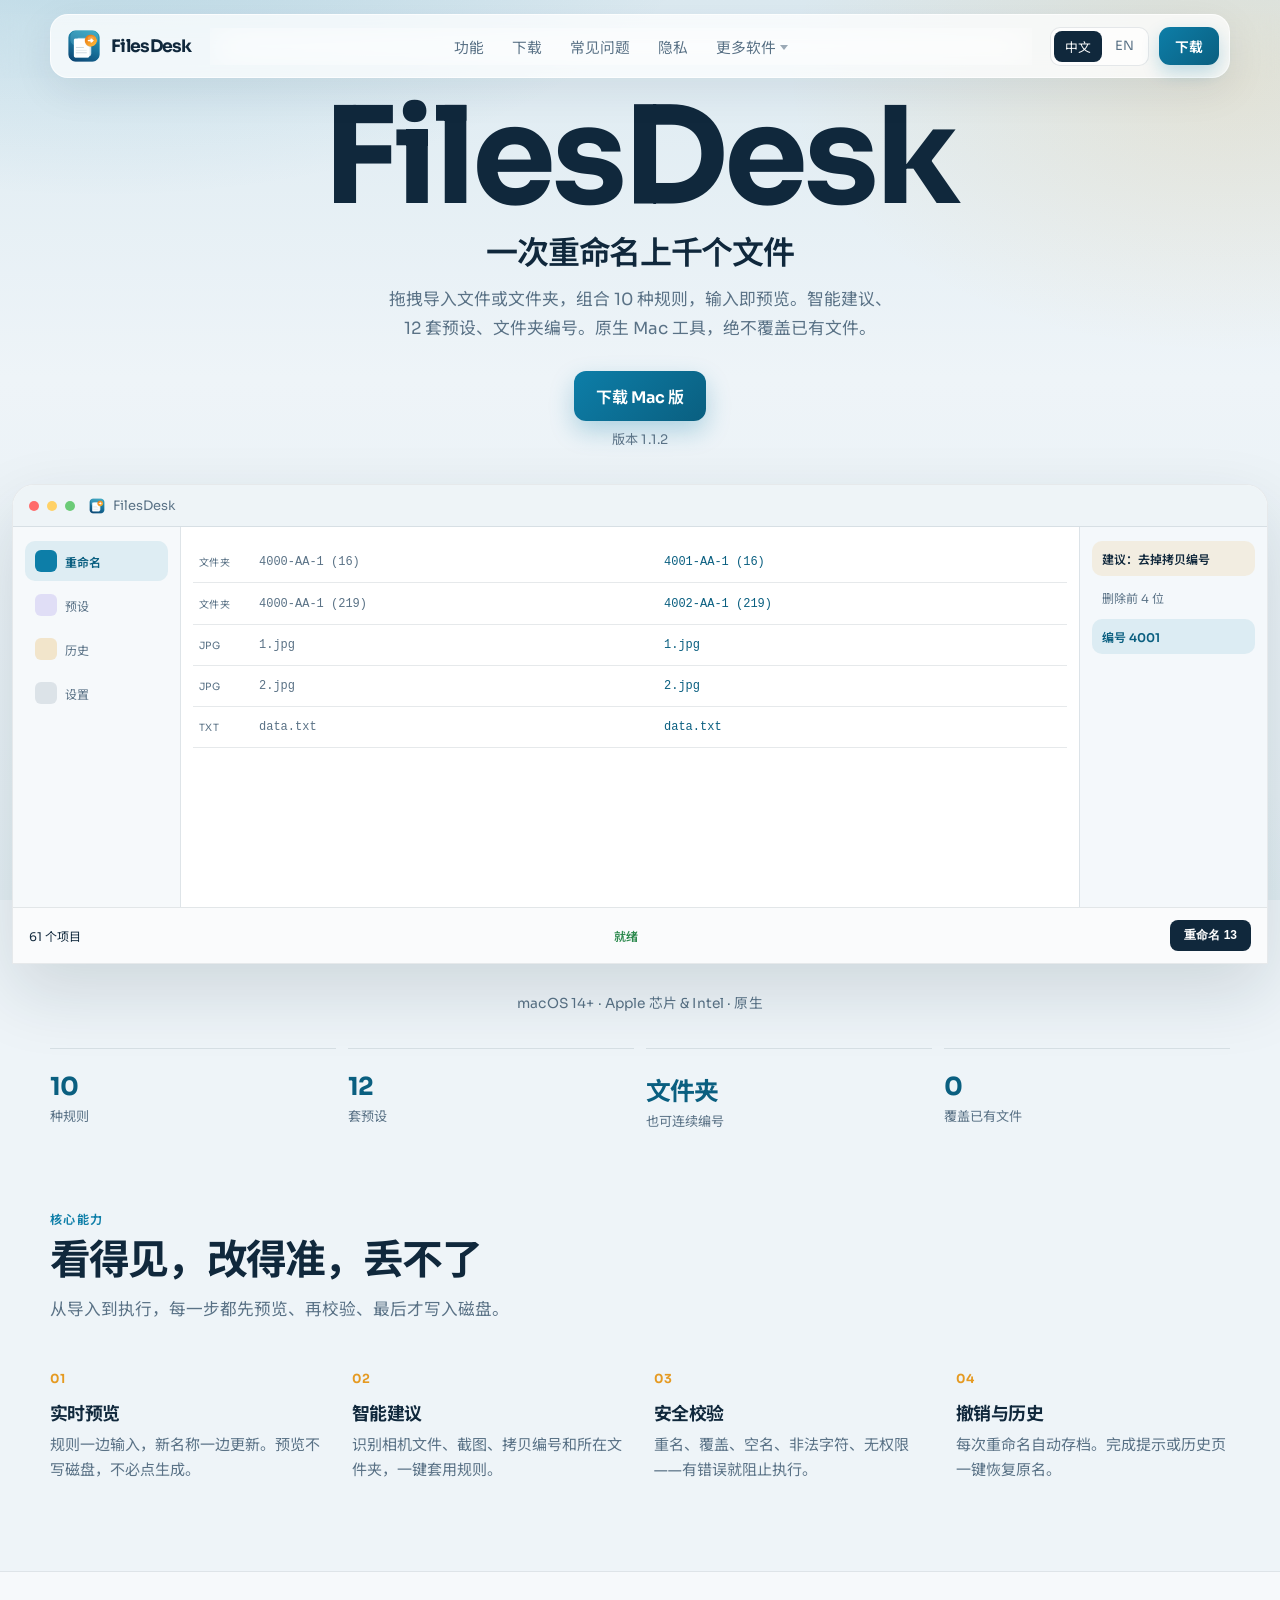
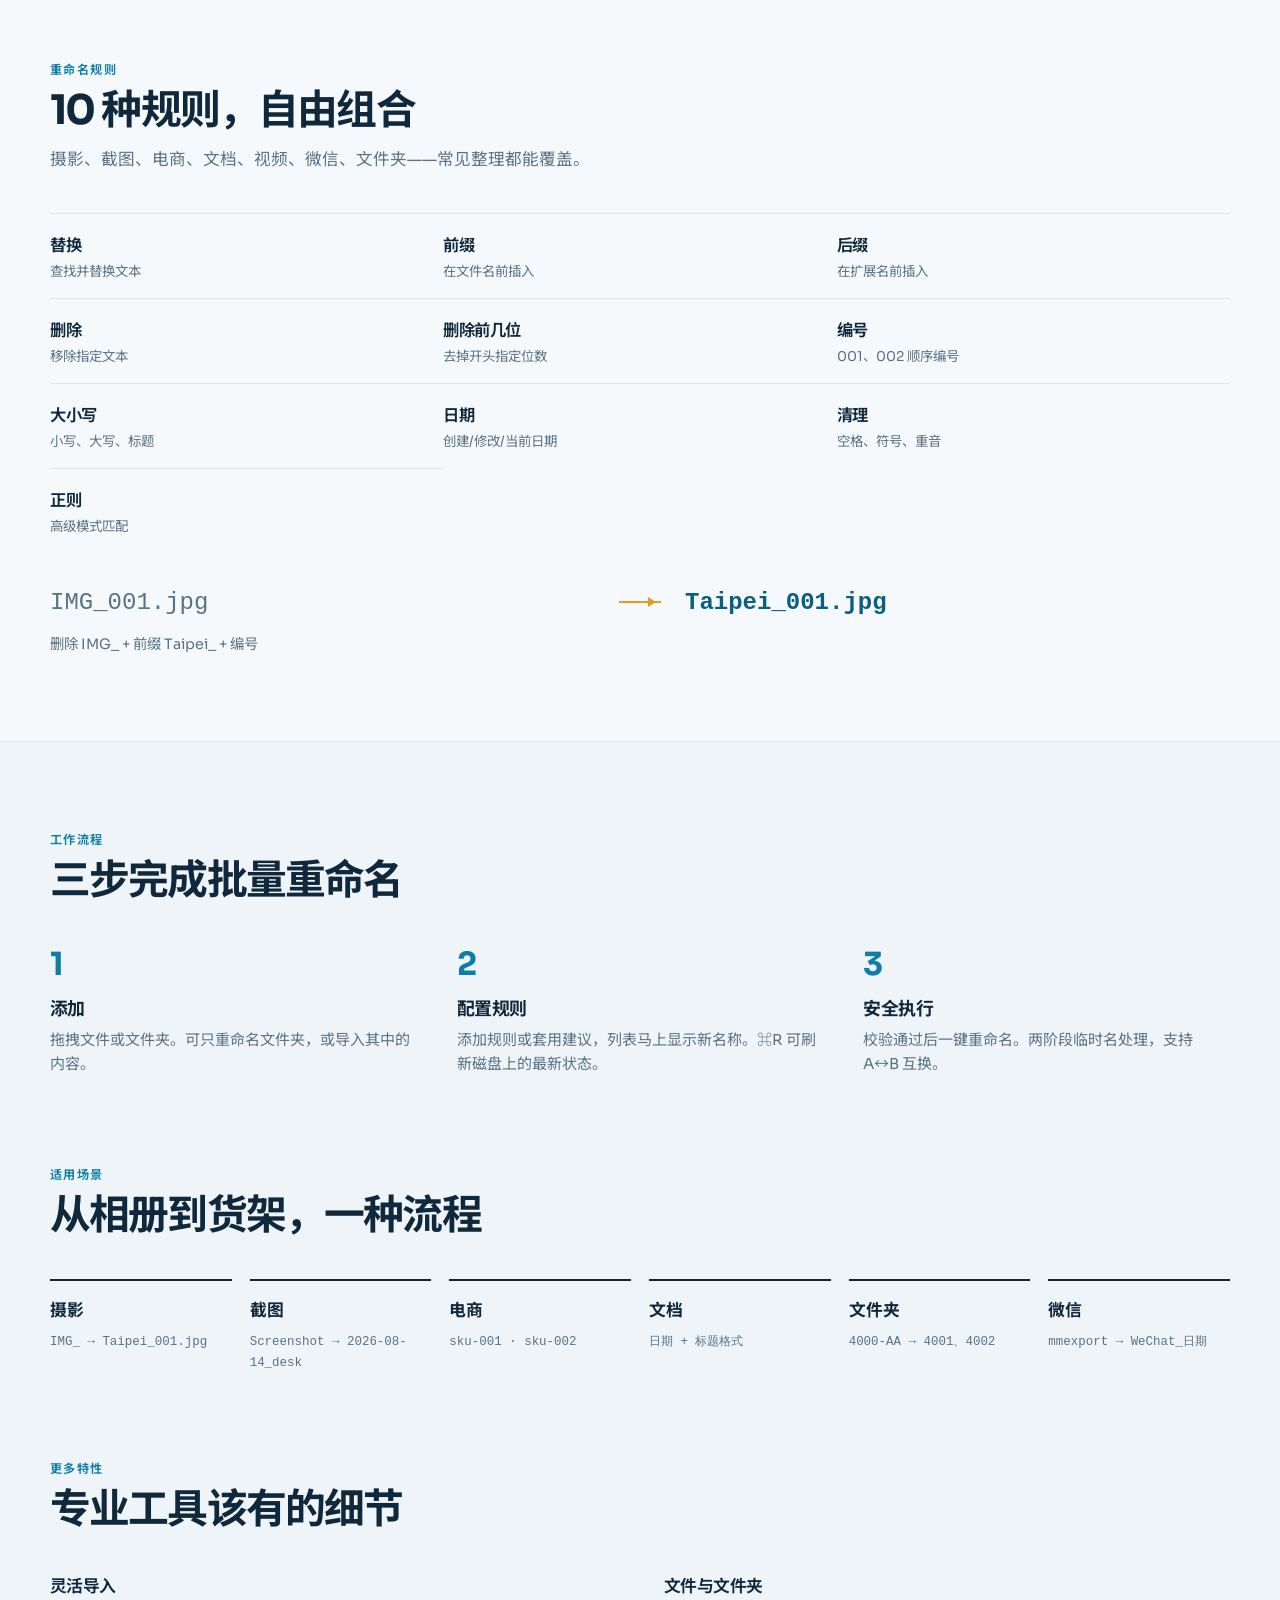
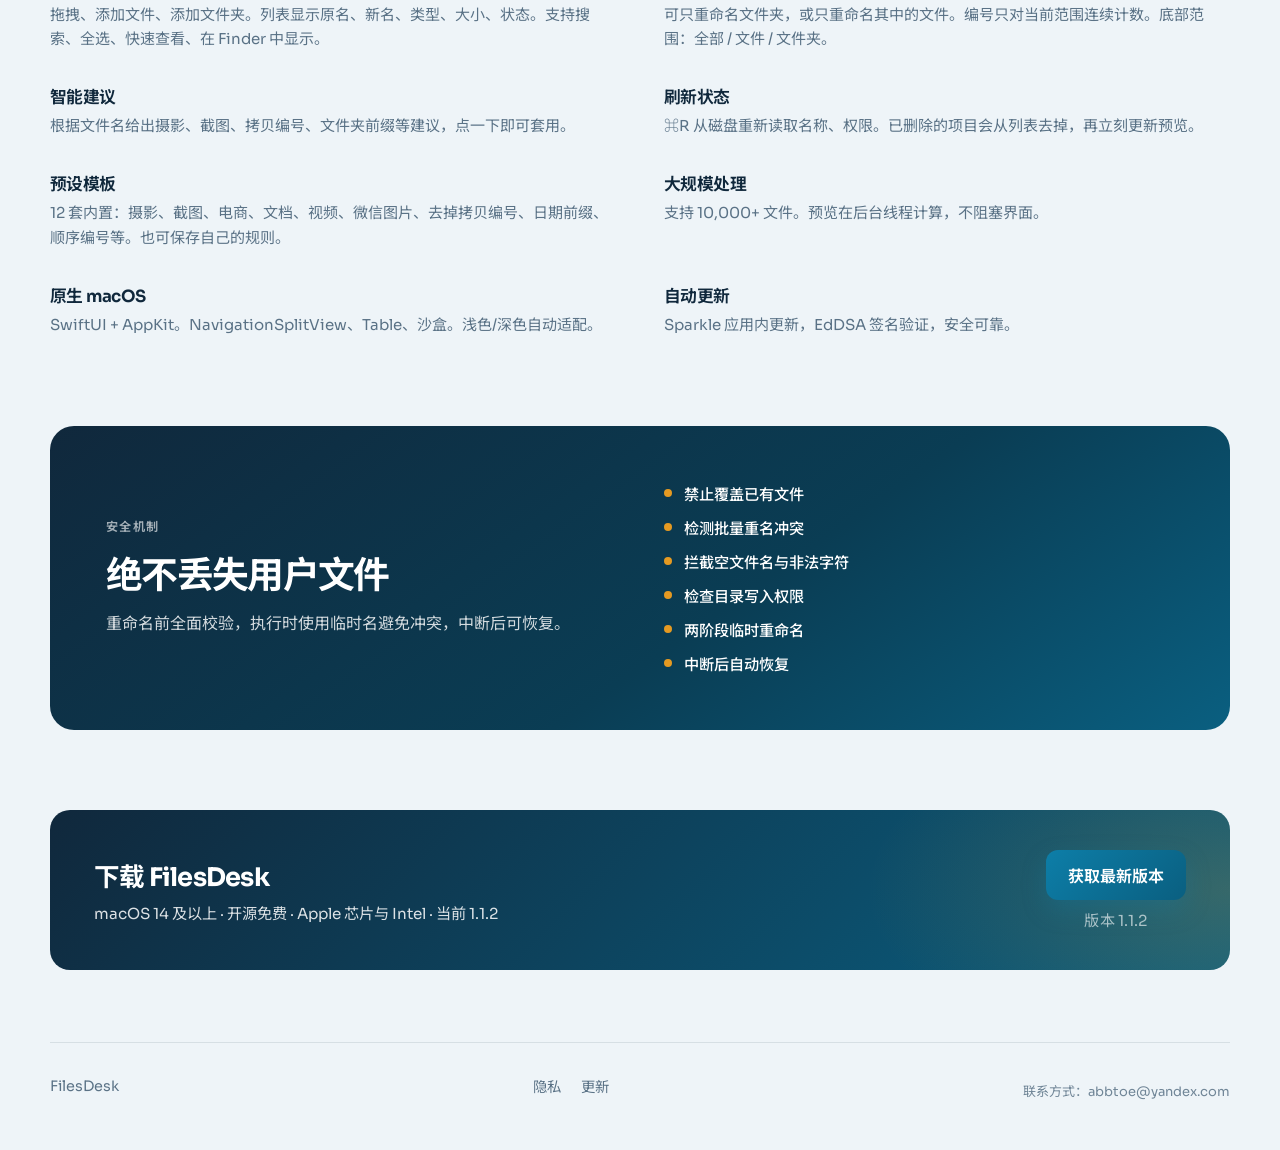
<file: docs/index.html>
<!DOCTYPE html>
<html lang="zh-CN">
<head>
  <meta charset="utf-8">
  <meta name="viewport" content="width=device-width, initial-scale=1">
  <meta name="twitter:description" content="FilesDesk 是 Mac 智能批量重命名工具。改名前可实时预览，支持规则组合、文件和文件夹、撤销与历史，并且不会覆盖已有文件。" />
  <meta name="twitter:title" content="FilesDesk — Mac 智能批量重命名工具｜预览、规则、撤销" />
  <meta name="twitter:card" content="summary_large_image" />
  <meta name="twitter:image" content="https://linux503.github.io/FilesDesk/og-home.jpg" />
  <meta property="og:locale" content="zh_CN" />
  <meta property="og:url" content="https://linux503.github.io/FilesDesk/" />
  <meta property="og:site_name" content="FilesDesk" />
  <meta property="og:type" content="website" />
  <meta name="author" content="linux503" />
  <meta name="robots" content="index, follow, max-image-preview:large, max-snippet:-1, max-video-preview:-1" />
  <meta name="keywords" content="FilesDesk,批量重命名,Mac重命名,文件重命名,批量改名,智能重命名,文件夹重命名,macOS" />
  <title>FilesDesk — Mac 智能批量重命名工具｜预览、规则、撤销</title>
  <meta name="description" content="FilesDesk 是 Mac 智能批量重命名工具。改名前可实时预览，支持规则组合、文件和文件夹、撤销与历史，并且不会覆盖已有文件。" />
  <meta property="og:title" content="FilesDesk — Mac 智能批量重命名工具｜预览、规则、撤销" />
  <meta property="og:description" content="FilesDesk 是 Mac 智能批量重命名工具。改名前可实时预览，支持规则组合、文件和文件夹、撤销与历史，并且不会覆盖已有文件。" />
  <meta property="og:image" content="https://linux503.github.io/FilesDesk/og-home.jpg" />
  <link rel="icon" type="image/png" href="./assets/favicon-32.png?v=4">
  <link rel="apple-touch-icon" href="./assets/apple-touch-180.png?v=4">
  <link rel="preconnect" href="https://fonts.googleapis.com">
  <link rel="preconnect" href="https://fonts.gstatic.com" crossorigin>
  <link href="https://fonts.googleapis.com/css2?family=Sora:wght@400;500;600;700&family=Noto+Sans+SC:wght@400;500;600;700&display=swap" rel="stylesheet">
  <link rel="stylesheet" href="./styles.css?v=9">
  <link rel="canonical" href="https://linux503.github.io/FilesDesk/" />
  <meta name="twitter:image:alt" content="FilesDesk 官网首页：Mac 智能批量重命名" />
  <meta property="og:image:secure_url" content="https://linux503.github.io/FilesDesk/og-home.jpg" />
  <meta property="og:image:type" content="image/jpeg" />
  <meta property="og:image:width" content="1200" />
  <meta property="og:image:height" content="630" />
  <meta property="og:image:alt" content="FilesDesk 官网首页：Mac 智能批量重命名" />
  <link rel="image_src" href="https://linux503.github.io/FilesDesk/og-home.jpg" />
  <script type="application/ld+json" id="seo-app">
{
  "@context": "https://schema.org",
  "@type": "SoftwareApplication",
  "name": "FilesDesk",
  "operatingSystem": "macOS",
  "applicationCategory": "UtilitiesApplication",
  "url": "https://linux503.github.io/FilesDesk/",
  "description": "FilesDesk 是 Mac 智能批量重命名工具。改名前可实时预览，支持规则组合、文件和文件夹、撤销与历史，并且不会覆盖已有文件。",
  "image": "https://linux503.github.io/FilesDesk/og-home.jpg",
  "screenshot": "https://linux503.github.io/FilesDesk/og-home.jpg",
  "featureList": [
    "实时预览",
    "规则组合",
    "文件与文件夹",
    "撤销与历史"
  ],
  "author": {
    "@type": "Person",
    "name": "linux503",
    "email": "abbtoe@yandex.com"
  },
  "offers": {
    "@type": "Offer",
    "price": "0",
    "priceCurrency": "USD"
  }
}
  </script>
</head>
<body data-page="home" data-current-app="filesdesk">
  <div class="atmosphere" aria-hidden="true"></div>
  <header class="site-header">
    <div class="nav-shell">
      <a class="brand" href="./">
        <img src="./assets/icon.png?v=4" alt="">
        FilesDesk
      </a>
      <nav class="nav-links" id="site-nav">
        <a href="#features" data-i18n="nav.features">功能</a>
        <a href="./download.html" data-i18n="nav.download">下载</a>
        <a href="./faq.html" data-i18n="nav.faq">常见问题</a>
        <a href="./privacy.html" data-i18n="nav.privacy">隐私</a>
        <div data-more-apps></div>
      </nav>
      <div class="nav-actions">
        <div class="lang-switch" role="group" aria-label="Language">
          <button type="button" data-lang-btn="zh" class="active">中文</button>
          <button type="button" data-lang-btn="en">EN</button>
        </div>
        <a class="nav-cta" data-download href="./FilesDesk.dmg" download="FilesDesk.dmg" data-i18n="nav.download">下载</a>
        <button class="nav-toggle" type="button" aria-expanded="false" aria-controls="site-nav" data-i18n-aria="nav.menu">
          <span></span><span></span>
        </button>
      </div>
    </div>
  </header>

  <main>
    <section class="hero">
      <div class="wrap hero-copy">
        <h1>FilesDesk</h1>
        <p class="lede" data-i18n="home.lede">一次重命名上千个文件</p>
        <p class="sub" data-i18n="home.sub">拖拽导入文件或文件夹，组合 10 种规则，输入即预览。智能建议、12 套预设、文件夹编号。原生 Mac 工具，绝不覆盖已有文件。</p>
        <div class="cta-row">
          <div class="cta-download">
            <a class="button" data-download href="./FilesDesk.dmg" download="FilesDesk.dmg" data-i18n="home.cta">下载 Mac 版</a>
            <p class="cta-version"><span data-i18n="home.version">版本</span> <span data-latest-tag>1.1.2</span></p>
          </div>
          
        </div>
      </div>
      <div class="hero-visual" aria-hidden="true">
        <div class="app">
          <div class="app-chrome">
            <span class="dot"></span><span class="dot"></span><span class="dot"></span>
            <img src="./assets/icon.png?v=4" alt="">
            <span>FilesDesk</span>
          </div>
          <div class="app-body">
            <aside class="side">
              <div class="nav-item active"><span class="nav-ico"></span><span data-i18n="mock.rename">重命名</span></div>
              <div class="nav-item"><span class="nav-ico"></span><span data-i18n="mock.presets">预设</span></div>
              <div class="nav-item"><span class="nav-ico"></span><span data-i18n="mock.history">历史</span></div>
              <div class="nav-item"><span class="nav-ico"></span><span data-i18n="mock.settings">设置</span></div>
            </aside>
            <div class="files">
              <div class="row"><span class="kind">文件夹</span><span class="old">4000-AA-1 (16)</span><span class="new">4001-AA-1 (16)</span></div>
              <div class="row"><span class="kind">文件夹</span><span class="old">4000-AA-1 (219)</span><span class="new">4002-AA-1 (219)</span></div>
              <div class="row"><span class="kind">JPG</span><span class="old">1.jpg</span><span class="new">1.jpg</span></div>
              <div class="row"><span class="kind">JPG</span><span class="old">2.jpg</span><span class="new">2.jpg</span></div>
              <div class="row"><span class="kind">TXT</span><span class="old">data.txt</span><span class="new">data.txt</span></div>
            </div>
            <aside class="rules">
              <div class="nav-item hint" data-i18n="mock.suggest">建议：去掉拷贝编号</div>
              <div class="nav-item" data-i18n="mock.remove">删除前 4 位</div>
              <div class="nav-item active" data-i18n="mock.numbering">编号 4001</div>
            </aside>
          </div>
          <div class="app-foot">
            <span data-i18n="mock.files">61 个项目</span>
            <span class="status" data-i18n="mock.ready">就绪</span>
            <button class="rename-btn" type="button" data-i18n="mock.renameBtn">重命名 13</button>
          </div>
        </div>
      </div>
    </section>

    <p class="wrap hero-meta" data-i18n="home.badge">macOS 14+ · Apple 芯片 & Intel · 原生</p>

    <section class="wrap proof">
      <div><strong data-i18n="home.statRules">10</strong><span data-i18n="home.statRulesLabel">种规则</span></div>
      <div><strong data-i18n="home.statFiles">12</strong><span data-i18n="home.statFilesLabel">套预设</span></div>
      <div><strong data-i18n="home.statFolders">文件夹</strong><span data-i18n="home.statFoldersLabel">也可连续编号</span></div>
      <div><strong data-i18n="home.statSafe">0</strong><span data-i18n="home.statSafeLabel">覆盖已有文件</span></div>
    </section>

    <section class="wrap section-pillars" id="features">
      <div class="section-head">
        <span class="eyebrow" data-i18n="home.pillarsEyebrow">核心能力</span>
        <h2 data-i18n="home.pillarsTitle">看得见，改得准，丢不了</h2>
        <p class="section-lead" data-i18n="home.pillarsLead">从导入到执行，每一步都先预览、再校验、最后才写入磁盘。</p>
      </div>
      <div class="pillar-grid">
        <article>
          <span class="idx">01</span>
          <h3 data-i18n="home.pillar1Title">实时预览</h3>
          <p data-i18n="home.pillar1Desc">规则一边输入，新名称一边更新。预览不写磁盘，不必点生成。</p>
        </article>
        <article>
          <span class="idx">02</span>
          <h3 data-i18n="home.pillar2Title">智能建议</h3>
          <p data-i18n="home.pillar2Desc">识别相机文件、截图、拷贝编号和所在文件夹，一键套用规则。</p>
        </article>
        <article>
          <span class="idx">03</span>
          <h3 data-i18n="home.pillar3Title">安全校验</h3>
          <p data-i18n="home.pillar3Desc">重名、覆盖、空名、非法字符、无权限——有错误就阻止执行。</p>
        </article>
        <article>
          <span class="idx">04</span>
          <h3 data-i18n="home.pillar4Title">撤销与历史</h3>
          <p data-i18n="home.pillar4Desc">每次重命名自动存档。完成提示或历史页一键恢复原名。</p>
        </article>
      </div>
    </section>

    <section class="section-rules">
      <div class="wrap">
        <div class="section-head">
          <span class="eyebrow" data-i18n="home.rulesEyebrow">重命名规则</span>
          <h2 data-i18n="home.rulesTitle">10 种规则，自由组合</h2>
          <p class="section-lead" data-i18n="home.rulesLead">摄影、截图、电商、文档、视频、微信、文件夹——常见整理都能覆盖。</p>
        </div>
        <div class="rules-grid">
          <div class="rule-chip"><span class="rule-name" data-i18n="home.ruleReplace">替换</span><span class="rule-desc" data-i18n="home.ruleReplaceDesc">查找并替换文本</span></div>
          <div class="rule-chip"><span class="rule-name" data-i18n="home.rulePrefix">前缀</span><span class="rule-desc" data-i18n="home.rulePrefixDesc">在文件名前插入</span></div>
          <div class="rule-chip"><span class="rule-name" data-i18n="home.ruleSuffix">后缀</span><span class="rule-desc" data-i18n="home.ruleSuffixDesc">在扩展名前插入</span></div>
          <div class="rule-chip"><span class="rule-name" data-i18n="home.ruleRemove">删除</span><span class="rule-desc" data-i18n="home.ruleRemoveDesc">移除指定文本</span></div>
          <div class="rule-chip"><span class="rule-name" data-i18n="home.ruleRemoveHead">删除前几位</span><span class="rule-desc" data-i18n="home.ruleRemoveHeadDesc">去掉开头指定位数</span></div>
          <div class="rule-chip"><span class="rule-name" data-i18n="home.ruleNumber">编号</span><span class="rule-desc" data-i18n="home.ruleNumberDesc">001、002 顺序编号</span></div>
          <div class="rule-chip"><span class="rule-name" data-i18n="home.ruleCase">大小写</span><span class="rule-desc" data-i18n="home.ruleCaseDesc">小写、大写、标题</span></div>
          <div class="rule-chip"><span class="rule-name" data-i18n="home.ruleDate">日期</span><span class="rule-desc" data-i18n="home.ruleDateDesc">创建/修改/当前日期</span></div>
          <div class="rule-chip"><span class="rule-name" data-i18n="home.ruleCleanup">清理</span><span class="rule-desc" data-i18n="home.ruleCleanupDesc">空格、符号、重音</span></div>
          <div class="rule-chip"><span class="rule-name" data-i18n="home.ruleRegex">正则</span><span class="rule-desc" data-i18n="home.ruleRegexDesc">高级模式匹配</span></div>
        </div>
        <div class="rename-theater">
          <span class="theater-from">IMG_001.jpg</span>
          <span class="theater-arrow" aria-hidden="true"></span>
          <span class="theater-to">Taipei_001.jpg</span>
          <span class="theater-note" data-i18n="home.exampleSteps">删除 IMG_ + 前缀 Taipei_ + 编号</span>
        </div>
      </div>
    </section>

    <section class="wrap section-workflow">
      <div class="section-head">
        <span class="eyebrow" data-i18n="home.flowEyebrow">工作流程</span>
        <h2 data-i18n="home.flowTitle">三步完成批量重命名</h2>
      </div>
      <div class="flow-grid">
        <article>
          <div class="flow-num">1</div>
          <h3 data-i18n="home.flow1Title">添加</h3>
          <p data-i18n="home.flow1Desc">拖拽文件或文件夹。可只重命名文件夹，或导入其中的内容。</p>
        </article>
        <article>
          <div class="flow-num">2</div>
          <h3 data-i18n="home.flow2Title">配置规则</h3>
          <p data-i18n="home.flow2Desc">添加规则或套用建议，列表马上显示新名称。⌘R 可刷新磁盘上的最新状态。</p>
        </article>
        <article>
          <div class="flow-num">3</div>
          <h3 data-i18n="home.flow3Title">安全执行</h3>
          <p data-i18n="home.flow3Desc">校验通过后一键重命名。两阶段临时名处理，支持 A↔B 互换。</p>
        </article>
      </div>
    </section>

    <section class="wrap section-scenes">
      <div class="section-head">
        <span class="eyebrow" data-i18n="home.scenesEyebrow">适用场景</span>
        <h2 data-i18n="home.scenesTitle">从相册到货架，一种流程</h2>
      </div>
      <div class="scene-list">
        <div><strong data-i18n="home.scene1">摄影</strong><span>IMG_ → Taipei_001.jpg</span></div>
        <div><strong data-i18n="home.scene2">截图</strong><span>Screenshot → 2026-08-14_desk</span></div>
        <div><strong data-i18n="home.scene3">电商</strong><span>sku-001 · sku-002</span></div>
        <div><strong data-i18n="home.scene4">文档</strong><span>日期 + 标题格式</span></div>
        <div><strong data-i18n="home.scene5">文件夹</strong><span>4000-AA → 4001、4002</span></div>
        <div><strong data-i18n="home.scene6">微信</strong><span>mmexport → WeChat_日期</span></div>
      </div>
    </section>

    <section class="wrap section-bento">
      <div class="section-head">
        <span class="eyebrow" data-i18n="home.bentoEyebrow">更多特性</span>
        <h2 data-i18n="home.bentoTitle">专业工具该有的细节</h2>
      </div>
      <dl class="detail-list">
        <div>
          <dt data-i18n="home.bentoImportTitle">灵活导入</dt>
          <dd data-i18n="home.bentoImportDesc">拖拽、添加文件、添加文件夹。列表显示原名、新名、类型、大小、状态。支持搜索、全选、快速查看、在 Finder 中显示。</dd>
        </div>
        <div>
          <dt data-i18n="home.bentoFolderTitle">文件与文件夹</dt>
          <dd data-i18n="home.bentoFolderDesc">可只重命名文件夹，或只重命名其中的文件。编号只对当前范围连续计数。底部范围：全部 / 文件 / 文件夹。</dd>
        </div>
        <div>
          <dt data-i18n="home.bentoSmartTitle">智能建议</dt>
          <dd data-i18n="home.bentoSmartDesc">根据文件名给出摄影、截图、拷贝编号、文件夹前缀等建议，点一下即可套用。</dd>
        </div>
        <div>
          <dt data-i18n="home.bentoRefreshTitle">刷新状态</dt>
          <dd data-i18n="home.bentoRefreshDesc">⌘R 从磁盘重新读取名称、权限。已删除的项目会从列表去掉，再立刻更新预览。</dd>
        </div>
        <div>
          <dt data-i18n="home.bentoPresetTitle">预设模板</dt>
          <dd data-i18n="home.bentoPresetDesc">12 套内置：摄影、截图、电商、文档、视频、微信图片、去掉拷贝编号、日期前缀、顺序编号等。也可保存自己的规则。</dd>
        </div>
        <div>
          <dt data-i18n="home.bentoPerfTitle">大规模处理</dt>
          <dd data-i18n="home.bentoPerfDesc">支持 10,000+ 文件。预览在后台线程计算，不阻塞界面。</dd>
        </div>
        <div>
          <dt data-i18n="home.bentoNativeTitle">原生 macOS</dt>
          <dd data-i18n="home.bentoNativeDesc">SwiftUI + AppKit。浅色/深色自动适配。Universal：Apple 芯片与 Intel。</dd>
        </div>
        <div>
          <dt data-i18n="home.bentoUpdateTitle">自动更新</dt>
          <dd data-i18n="home.bentoUpdateDesc">Sparkle 应用内更新，EdDSA 签名验证。</dd>
        </div>
      </dl>
    </section>

    <section class="wrap section-safety">
      <div class="safety-panel">
        <div class="safety-copy">
          <span class="eyebrow eyebrow-light" data-i18n="home.safetyEyebrow">安全机制</span>
          <h2 data-i18n="home.safetyTitle">绝不丢失用户文件</h2>
          <p data-i18n="home.safetyLead">重命名前全面校验，执行时使用临时名避免冲突，中断后可恢复。</p>
        </div>
        <ul class="safety-list">
          <li data-i18n="home.safety1">禁止覆盖已有文件</li>
          <li data-i18n="home.safety2">检测批量重名冲突</li>
          <li data-i18n="home.safety3">拦截空文件名与非法字符</li>
          <li data-i18n="home.safety4">检查目录写入权限</li>
          <li data-i18n="home.safety5">两阶段临时重命名</li>
          <li data-i18n="home.safety6">中断后自动恢复</li>
        </ul>
      </div>
    </section>

    <section class="wrap">
      <div class="download-band">
        <div>
          <h2 data-i18n="home.downloadTitle">下载 FilesDesk</h2>
          <p data-i18n="home.downloadLead">macOS 14 及以上 · 开源免费 · Apple 芯片与 Intel · 当前 1.1.2</p>
        </div>
        <div class="cta-download">
          <a class="button" data-download href="./FilesDesk.dmg" download="FilesDesk.dmg" data-i18n="home.downloadCta">获取最新版本</a>
          <p class="cta-version"><span data-i18n="home.version">版本</span> <span data-latest-tag>1.1.2</span></p>
        </div>
      </div>
    </section>
  </main>

  <footer class="wrap site-footer">
    <span>FilesDesk</span>
    <div class="links">
      <a href="./privacy.html" data-i18n="footer.privacy">隐私</a>
      <a href="./changelog.html" data-i18n="footer.changelog">更新</a>
      
    </div>
  
      <p class="seo-contact" style="margin:.7rem 0 0;font-size:13px;line-height:1.5;opacity:.85">联系方式：<a href="mailto:abbtoe@yandex.com">abbtoe@yandex.com</a></p>
</footer>
  <script src="./more-apps.js"></script>
  <script src="./i18n.js?v=11"></script>
  <script src="./site.js?v=10"></script>
</body>
</html>
</file>
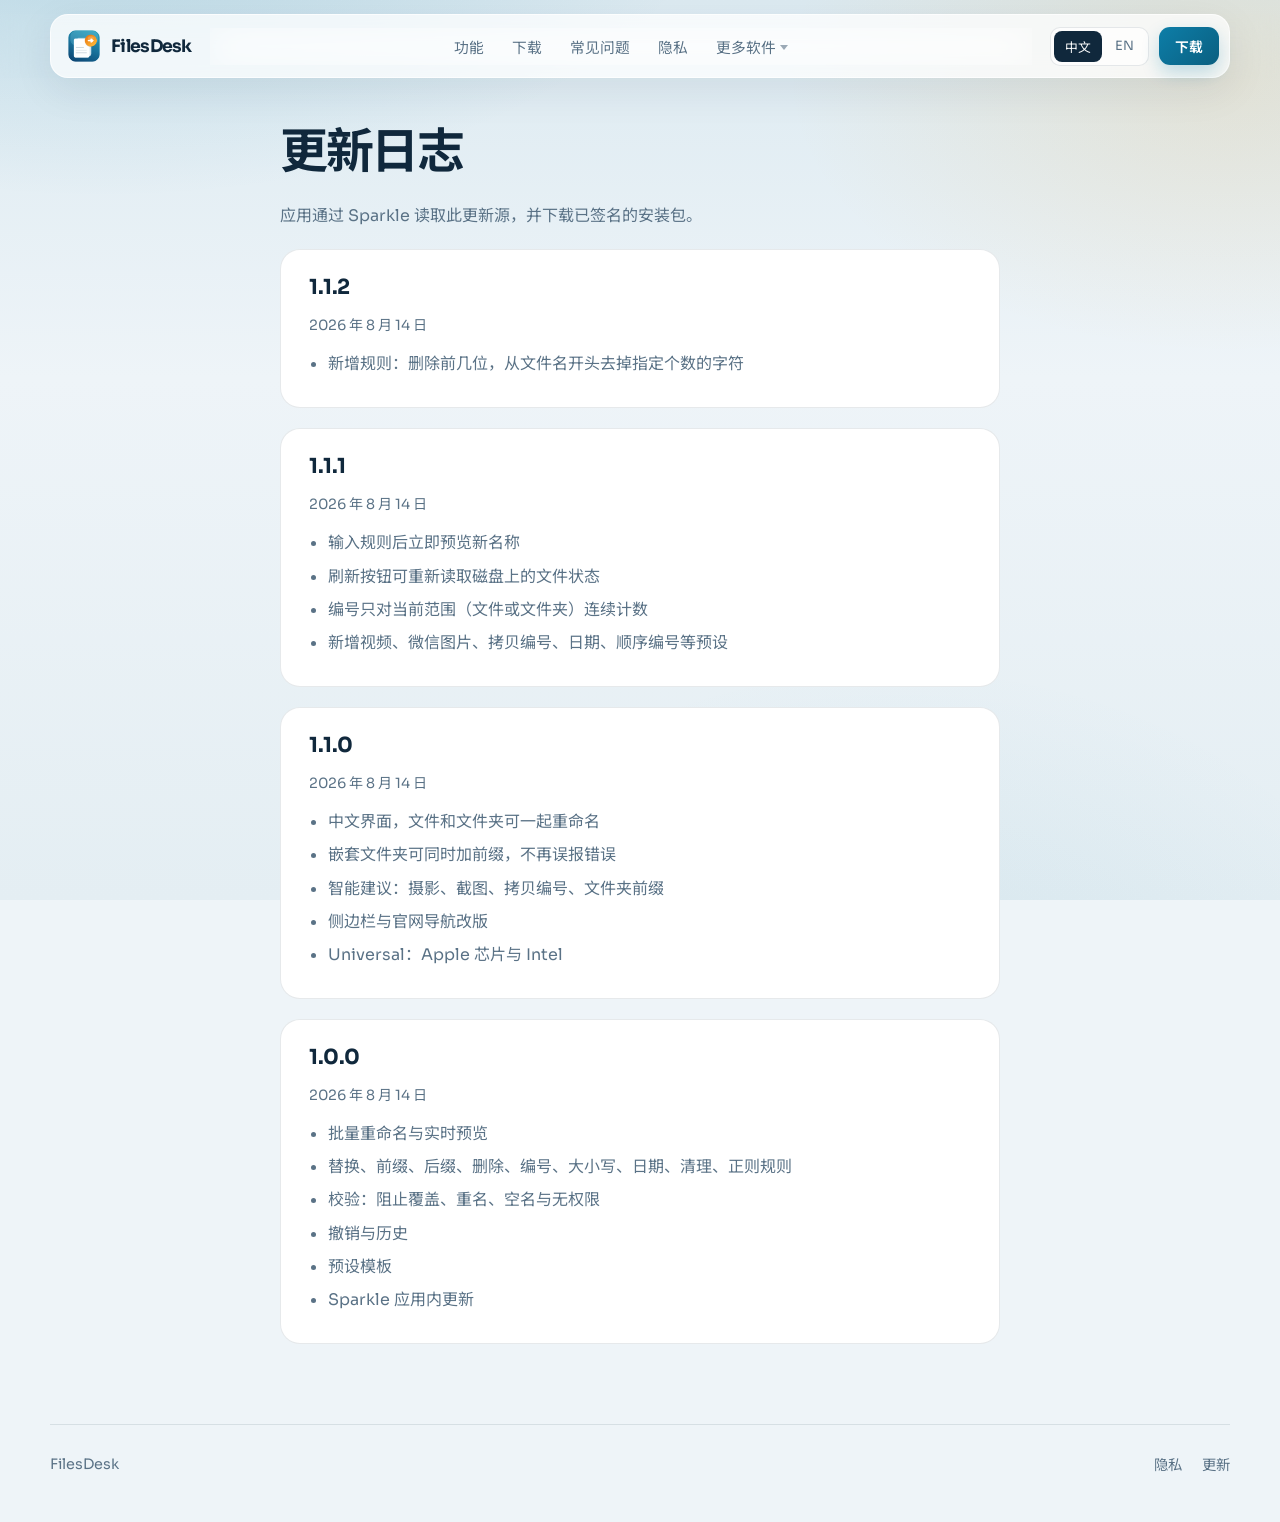
<file: docs/changelog.html>
<!DOCTYPE html>
<html lang="zh-CN">
<head>
  <meta charset="utf-8">
  <meta name="viewport" content="width=device-width, initial-scale=1">
  <title>更新日志 — FilesDesk</title>
  <meta name="description" content="FilesDesk 版本更新与 Sparkle 更新记录。">
  <link rel="icon" type="image/png" href="./assets/favicon-32.png?v=4">
  <link rel="preconnect" href="https://fonts.googleapis.com">
  <link rel="preconnect" href="https://fonts.gstatic.com" crossorigin>
  <link href="https://fonts.googleapis.com/css2?family=Sora:wght@400;500;600;700&family=Noto+Sans+SC:wght@400;500;600;700&display=swap" rel="stylesheet">
  <link rel="stylesheet" href="./styles.css?v=9">
</head>
<body data-page="changelog" data-current-app="filesdesk">
  <div class="atmosphere" aria-hidden="true"></div>
  <header class="site-header">
    <div class="nav-shell">
      <a class="brand" href="./">
        <img src="./assets/icon.png?v=4" alt="FilesDesk">
        FilesDesk
      </a>
      <nav class="nav-links" id="site-nav">
        <a href="./#features" data-i18n="nav.features">功能</a>
        <a href="./download.html" data-i18n="nav.download">下载</a>
        <a href="./faq.html" data-i18n="nav.faq">常见问题</a>
        <a href="./privacy.html" data-i18n="nav.privacy">隐私</a>
        <div data-more-apps></div>
      </nav>
      <div class="nav-actions">
        <div class="lang-switch" role="group" aria-label="Language">
          <button type="button" data-lang-btn="zh" class="active">中文</button>
          <button type="button" data-lang-btn="en">EN</button>
        </div>
        <a class="nav-cta" data-download href="./FilesDesk.dmg" download="FilesDesk.dmg" data-i18n="nav.download">下载</a>
        <button class="nav-toggle" type="button" aria-expanded="false" aria-controls="site-nav" data-i18n-aria="nav.menu">
          <span></span><span></span>
        </button>
      </div>
    </div>
  </header>

  <main class="wrap page">
    <h1 data-i18n="changelog.title">更新日志</h1>
    <p data-i18n="changelog.intro">应用通过 Sparkle 读取此更新源，并下载已签名的安装包。</p>
    <article class="changelog-item" id="1.1.2">
      <h2>1.1.2</h2>
      <p class="date" data-i18n="changelog.v112Date">2026 年 8 月 14 日</p>
      <ul data-i18n="changelog.v112Items"></ul>
    </article>
    <article class="changelog-item" id="1.1.1">
      <h2>1.1.1</h2>
      <p class="date" data-i18n="changelog.v111Date">2026 年 8 月 14 日</p>
      <ul data-i18n="changelog.v111Items"></ul>
    </article>
    <article class="changelog-item" id="1.1.0">
      <h2>1.1.0</h2>
      <p class="date" data-i18n="changelog.v110Date">2026 年 8 月 14 日</p>
      <ul data-i18n="changelog.v110Items"></ul>
    </article>
    <article class="changelog-item" id="1.0.0">
      <h2>1.0.0</h2>
      <p class="date" data-i18n="changelog.v100Date">2026 年 8 月 14 日</p>
      <ul data-i18n="changelog.v100Items"></ul>
    </article>
  </main>

  <footer class="wrap site-footer">
    <span>FilesDesk</span>
    <div class="links">
      <a href="./privacy.html" data-i18n="footer.privacy">隐私</a>
      <a href="./changelog.html" data-i18n="footer.changelog">更新</a>
      
    </div>
  </footer>
  <script src="./more-apps.js"></script>
  <script src="./i18n.js?v=11"></script>
  <script src="./site.js?v=10"></script>
</body>
</html>
</file>
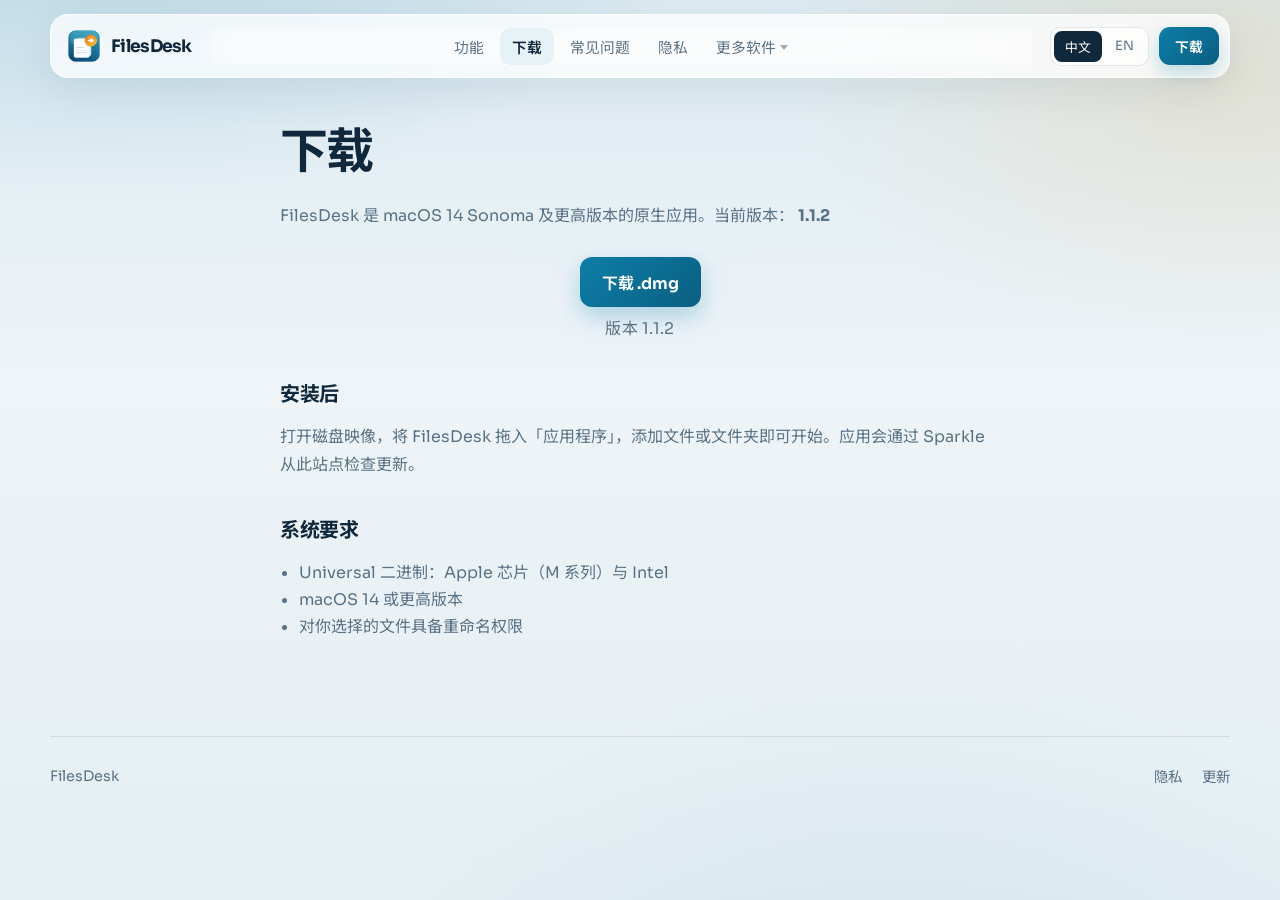
<file: docs/download.html>
<!DOCTYPE html>
<html lang="zh-CN">
<head>
  <meta charset="utf-8">
  <meta name="viewport" content="width=device-width, initial-scale=1">
  <title>下载 — FilesDesk</title>
  <meta name="description" content="下载 FilesDesk for macOS。批量重命名、实时预览、撤销与历史。">
  <link rel="icon" type="image/png" href="./assets/favicon-32.png?v=4">
  <link rel="preconnect" href="https://fonts.googleapis.com">
  <link rel="preconnect" href="https://fonts.gstatic.com" crossorigin>
  <link href="https://fonts.googleapis.com/css2?family=Sora:wght@400;500;600;700&family=Noto+Sans+SC:wght@400;500;600;700&display=swap" rel="stylesheet">
  <link rel="stylesheet" href="./styles.css?v=9">
</head>
<body data-page="download" data-current-app="filesdesk">
  <div class="atmosphere" aria-hidden="true"></div>
  <header class="site-header">
    <div class="nav-shell">
      <a class="brand" href="./">
        <img src="./assets/icon.png?v=4" alt="FilesDesk">
        FilesDesk
      </a>
      <nav class="nav-links" id="site-nav">
        <a href="./#features" data-i18n="nav.features">功能</a>
        <a href="./download.html" aria-current="page" data-i18n="nav.download">下载</a>
        <a href="./faq.html" data-i18n="nav.faq">常见问题</a>
        <a href="./privacy.html" data-i18n="nav.privacy">隐私</a>
        <div data-more-apps></div>
      </nav>
      <div class="nav-actions">
        <div class="lang-switch" role="group" aria-label="Language">
          <button type="button" data-lang-btn="zh" class="active">中文</button>
          <button type="button" data-lang-btn="en">EN</button>
        </div>
        <a class="nav-cta" data-download href="./FilesDesk.dmg" download="FilesDesk.dmg" data-i18n="nav.download">下载</a>
        <button class="nav-toggle" type="button" aria-expanded="false" aria-controls="site-nav" data-i18n-aria="nav.menu">
          <span></span><span></span>
        </button>
      </div>
    </div>
  </header>

  <main class="wrap page">
    <h1 data-i18n="download.title">下载</h1>
    <p><span data-i18n="download.intro">FilesDesk 是 macOS 14 Sonoma 及更高版本的原生应用。当前版本：</span> <strong data-latest-tag>1.1.2</strong></p>
    <div class="cta-row">
      <div class="cta-download">
        <a class="button" data-download href="./FilesDesk.dmg" download="FilesDesk.dmg" data-i18n="download.cta">下载 .dmg</a>
        <p class="cta-version"><span data-i18n="home.version">版本</span> <span data-latest-tag>1.1.2</span></p>
      </div>
      
    </div>
    <h2 data-i18n="download.afterTitle">安装后</h2>
    <p data-i18n="download.after">打开磁盘映像，将 FilesDesk 拖入「应用程序」，添加文件或文件夹即可开始。应用会通过 Sparkle 从此站点检查更新。</p>
    <h2 data-i18n="download.reqTitle">系统要求</h2>
    <ul>
      <li data-i18n="download.req1">Universal 二进制：Apple 芯片（M 系列）与 Intel</li>
      <li data-i18n="download.req2">macOS 14 或更高版本</li>
      <li data-i18n="download.req3">对你选择的文件具备重命名权限</li>
    </ul>
  </main>

  <footer class="wrap site-footer">
    <span>FilesDesk</span>
    <div class="links">
      <a href="./privacy.html" data-i18n="footer.privacy">隐私</a>
      <a href="./changelog.html" data-i18n="footer.changelog">更新</a>
      
    </div>
  </footer>
  <script src="./more-apps.js"></script>
  <script src="./i18n.js?v=11"></script>
  <script src="./site.js?v=10"></script>
</body>
</html>
</file>
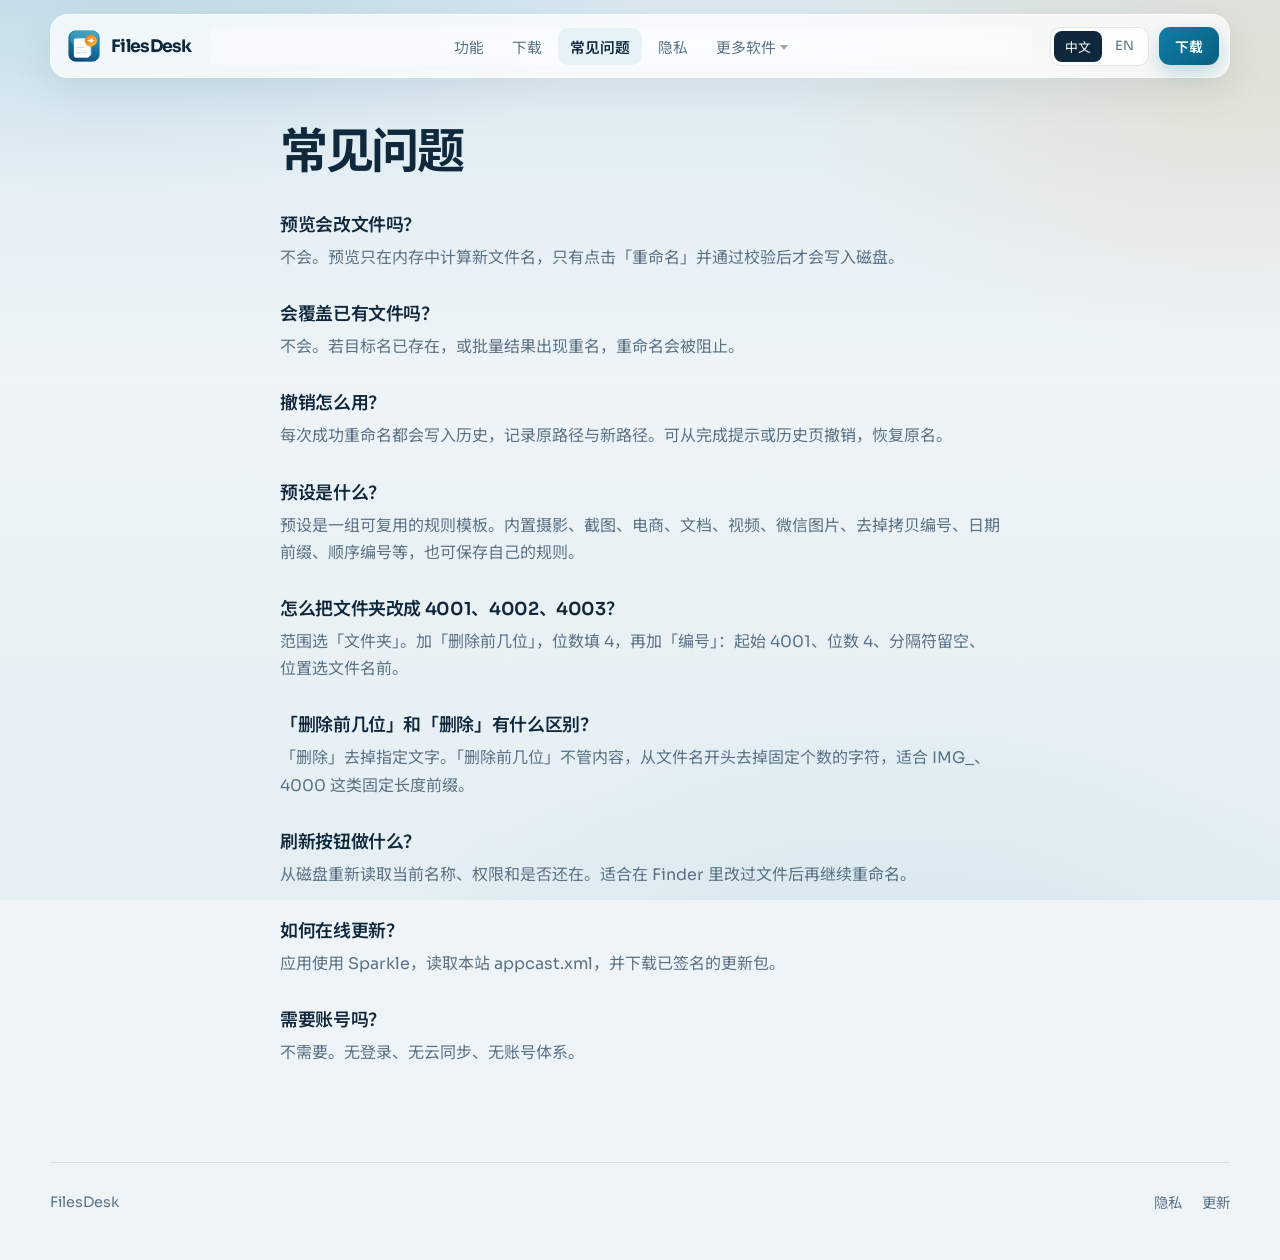
<file: docs/faq.html>
<!DOCTYPE html>
<html lang="zh-CN">
<head>
  <meta charset="utf-8">
  <meta name="viewport" content="width=device-width, initial-scale=1">
  <title>常见问题 — FilesDesk</title>
  <meta name="description" content="FilesDesk 使用说明：预览、撤销、预设与在线更新。">
  <link rel="icon" type="image/png" href="./assets/favicon-32.png?v=4">
  <link rel="preconnect" href="https://fonts.googleapis.com">
  <link rel="preconnect" href="https://fonts.gstatic.com" crossorigin>
  <link href="https://fonts.googleapis.com/css2?family=Sora:wght@400;500;600;700&family=Noto+Sans+SC:wght@400;500;600;700&display=swap" rel="stylesheet">
  <link rel="stylesheet" href="./styles.css?v=9">
</head>
<body data-page="faq" data-current-app="filesdesk">
  <div class="atmosphere" aria-hidden="true"></div>
  <header class="site-header">
    <div class="nav-shell">
      <a class="brand" href="./">
        <img src="./assets/icon.png?v=4" alt="FilesDesk">
        FilesDesk
      </a>
      <nav class="nav-links" id="site-nav">
        <a href="./#features" data-i18n="nav.features">功能</a>
        <a href="./download.html" data-i18n="nav.download">下载</a>
        <a href="./faq.html" aria-current="page" data-i18n="nav.faq">常见问题</a>
        <a href="./privacy.html" data-i18n="nav.privacy">隐私</a>
        <div data-more-apps></div>
      </nav>
      <div class="nav-actions">
        <div class="lang-switch" role="group" aria-label="Language">
          <button type="button" data-lang-btn="zh" class="active">中文</button>
          <button type="button" data-lang-btn="en">EN</button>
        </div>
        <a class="nav-cta" data-download href="./FilesDesk.dmg" download="FilesDesk.dmg" data-i18n="nav.download">下载</a>
        <button class="nav-toggle" type="button" aria-expanded="false" aria-controls="site-nav" data-i18n-aria="nav.menu">
          <span></span><span></span>
        </button>
      </div>
    </div>
  </header>

  <main class="wrap page">
    <h1 data-i18n="faq.title">常见问题</h1>
    <dl class="faq">
      <dt data-i18n="faq.q1">预览会改文件吗？</dt>
      <dd data-i18n="faq.a1">不会。预览只在内存中计算新文件名，只有点击「重命名」并通过校验后才会写入磁盘。</dd>
      <dt data-i18n="faq.q2">会覆盖已有文件吗？</dt>
      <dd data-i18n="faq.a2">不会。若目标名已存在，或批量结果出现重名，重命名会被阻止。</dd>
      <dt data-i18n="faq.q3">撤销怎么用？</dt>
      <dd data-i18n="faq.a3">每次成功重命名都会写入历史，记录原路径与新路径。可从完成提示或历史页撤销，恢复原名。</dd>
      <dt data-i18n="faq.q4">预设是什么？</dt>
      <dd data-i18n="faq.a4">预设是一组可复用的规则模板。内置摄影、截图、电商、文档、视频、微信图片、去掉拷贝编号、日期前缀、顺序编号等，也可保存自己的规则。</dd>
      <dt data-i18n="faq.q7">怎么把文件夹改成 4001、4002、4003？</dt>
      <dd data-i18n="faq.a7">范围选「文件夹」。加「删除前几位」，位数填 4，再加「编号」：起始 4001、位数 4、分隔符留空、位置选文件名前。</dd>
      <dt data-i18n="faq.q9">「删除前几位」和「删除」有什么区别？</dt>
      <dd data-i18n="faq.a9">「删除」去掉指定文字。「删除前几位」不管内容，从文件名开头去掉固定个数的字符，适合 IMG_、4000 这类固定长度前缀。</dd>
      <dt data-i18n="faq.q8">刷新按钮做什么？</dt>
      <dd data-i18n="faq.a8">从磁盘重新读取当前名称、权限和是否还在。适合在 Finder 里改过文件后再继续重命名。</dd>
      <dt data-i18n="faq.q5">如何在线更新？</dt>
      <dd data-i18n="faq.a5">应用使用 Sparkle，读取本站 appcast.xml，并下载已签名的更新包。</dd>
      <dt data-i18n="faq.q6">需要账号吗？</dt>
      <dd data-i18n="faq.a6">不需要。无登录、无云同步、无账号体系。</dd>
    </dl>
  </main>

  <footer class="wrap site-footer">
    <span>FilesDesk</span>
    <div class="links">
      <a href="./privacy.html" data-i18n="footer.privacy">隐私</a>
      <a href="./changelog.html" data-i18n="footer.changelog">更新</a>
      
    </div>
  </footer>
  <script src="./more-apps.js"></script>
  <script src="./i18n.js?v=11"></script>
  <script src="./site.js?v=10"></script>
</body>
</html>
</file>
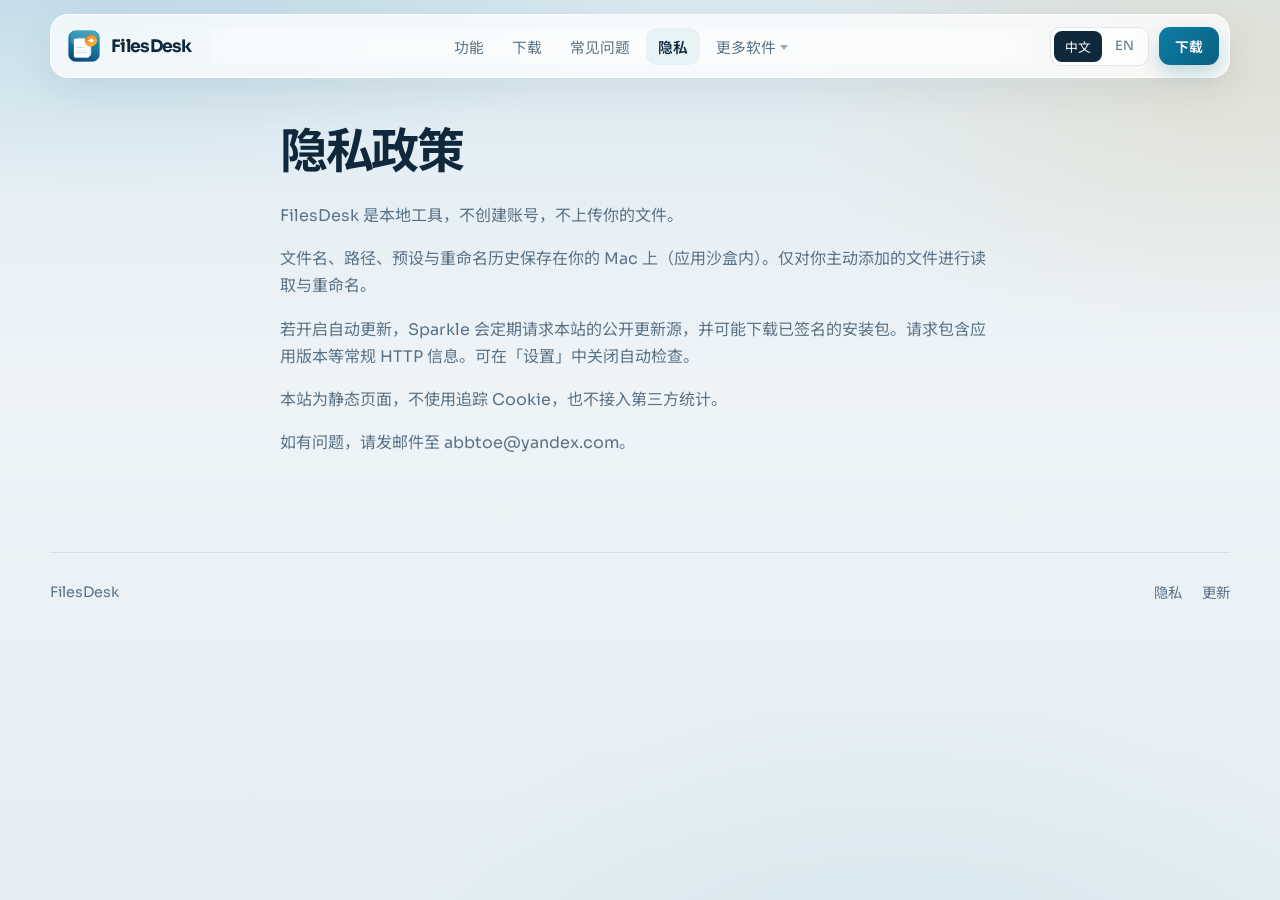
<file: docs/privacy.html>
<!DOCTYPE html>
<html lang="zh-CN">
<head>
  <meta charset="utf-8">
  <meta name="viewport" content="width=device-width, initial-scale=1">
  <title>隐私政策 — FilesDesk</title>
  <meta name="description" content="FilesDesk 隐私说明。重命名在本地完成，更新通过 Sparkle 检查。">
  <link rel="icon" type="image/png" href="./assets/favicon-32.png?v=4">
  <link rel="preconnect" href="https://fonts.googleapis.com">
  <link rel="preconnect" href="https://fonts.gstatic.com" crossorigin>
  <link href="https://fonts.googleapis.com/css2?family=Sora:wght@400;500;600;700&family=Noto+Sans+SC:wght@400;500;600;700&display=swap" rel="stylesheet">
  <link rel="stylesheet" href="./styles.css?v=9">
</head>
<body data-page="privacy" data-current-app="filesdesk">
  <div class="atmosphere" aria-hidden="true"></div>
  <header class="site-header">
    <div class="nav-shell">
      <a class="brand" href="./">
        <img src="./assets/icon.png?v=4" alt="FilesDesk">
        FilesDesk
      </a>
      <nav class="nav-links" id="site-nav">
        <a href="./#features" data-i18n="nav.features">功能</a>
        <a href="./download.html" data-i18n="nav.download">下载</a>
        <a href="./faq.html" data-i18n="nav.faq">常见问题</a>
        <a href="./privacy.html" aria-current="page" data-i18n="nav.privacy">隐私</a>
        <div data-more-apps></div>
      </nav>
      <div class="nav-actions">
        <div class="lang-switch" role="group" aria-label="Language">
          <button type="button" data-lang-btn="zh" class="active">中文</button>
          <button type="button" data-lang-btn="en">EN</button>
        </div>
        <a class="nav-cta" data-download href="./FilesDesk.dmg" download="FilesDesk.dmg" data-i18n="nav.download">下载</a>
        <button class="nav-toggle" type="button" aria-expanded="false" aria-controls="site-nav" data-i18n-aria="nav.menu">
          <span></span><span></span>
        </button>
      </div>
    </div>
  </header>

  <main class="wrap page">
    <h1 data-i18n="privacy.title">隐私政策</h1>
    <p data-i18n="privacy.p1">FilesDesk 是本地工具，不创建账号，不上传你的文件。</p>
    <p data-i18n="privacy.p2">文件名、路径、预设与重命名历史保存在你的 Mac 上（应用沙盒内）。仅对你主动添加的文件进行读取与重命名。</p>
    <p data-i18n="privacy.p3">若开启自动更新，Sparkle 会定期请求本站的公开更新源，并可能下载已签名的安装包。请求包含应用版本等常规 HTTP 信息。可在「设置」中关闭自动检查。</p>
    <p data-i18n="privacy.p4">本站为静态页面，不使用追踪 Cookie，也不接入第三方统计。</p>
    <p><span data-i18n="privacy.p5">如有问题，请发邮件至 abbtoe@yandex.com。</span></p>
  </main>

  <footer class="wrap site-footer">
    <span>FilesDesk</span>
    <div class="links">
      <a href="./privacy.html" data-i18n="footer.privacy">隐私</a>
      <a href="./changelog.html" data-i18n="footer.changelog">更新</a>
      
    </div>
  </footer>
  <script src="./more-apps.js"></script>
  <script src="./i18n.js?v=11"></script>
  <script src="./site.js?v=10"></script>
</body>
</html>
</file>
<file: docs/styles.css>
:root {
  --ink: #10283c;
  --slate: #2a4a62;
  --muted: #5a7286;
  --accent: #0d7ea8;
  --accent-deep: #0a5f80;
  --gold: #e59a22;
  --paper: #eef4f8;
  --card: #ffffff;
  --line: rgba(16, 40, 60, 0.10);
  --shadow: 0 28px 70px rgba(16, 40, 60, 0.14);
  --radius: 20px;
  --sans: "Sora", "Noto Sans SC", "PingFang SC", "Hiragino Sans GB", sans-serif;
  --mono: "SF Mono", ui-monospace, Menlo, monospace;
}

* { box-sizing: border-box; }

html { scroll-behavior: smooth; }

html, body { margin: 0; padding: 0; }

body {
  color: var(--ink);
  font-family: var(--sans);
  background: var(--paper);
  min-height: 100vh;
  position: relative;
}

.atmosphere {
  pointer-events: none;
  position: fixed;
  inset: 0;
  z-index: -1;
  background:
    radial-gradient(1100px 620px at 8% -18%, rgba(13, 126, 168, 0.22), transparent 58%),
    radial-gradient(820px 520px at 96% 8%, rgba(229, 154, 34, 0.14), transparent 54%),
    radial-gradient(900px 700px at 70% 120%, rgba(13, 126, 168, 0.08), transparent 60%),
    linear-gradient(180deg, #dceaf1 0%, var(--paper) 42%, #e4eef3 100%);
}

a { color: inherit; text-decoration: none; }

.wrap {
  width: min(1180px, calc(100% - 40px));
  margin: 0 auto;
}

.site-header {
  position: sticky;
  top: 14px;
  z-index: 40;
  padding: 0 20px;
}

.nav-shell {
  position: relative;
  width: min(1180px, 100%);
  margin: 0 auto;
  display: flex;
  align-items: center;
  gap: 18px;
  min-height: 64px;
  padding: 8px 10px 8px 16px;
  background: rgba(255, 255, 255, 0.72);
  backdrop-filter: blur(22px) saturate(1.35);
  border: 1px solid rgba(255, 255, 255, 0.7);
  border-radius: 18px;
  box-shadow: 0 12px 40px rgba(16, 40, 60, 0.08);
}

.brand {
  display: flex;
  align-items: center;
  gap: 10px;
  font-size: 1.08rem;
  font-weight: 700;
  letter-spacing: -0.04em;
  flex-shrink: 0;
}

.brand img {
  width: 34px;
  height: 34px;
  border-radius: 9px;
}

.nav-links {
  display: flex;
  align-items: center;
  gap: 4px;
  flex: 1;
  justify-content: center;
  font-size: 0.92rem;
}

.nav-links > a {
  color: var(--muted);
  padding: 8px 12px;
  border-radius: 10px;
  transition: color 0.15s, background 0.15s;
}

.nav-links > a:hover,
.nav-links > a[aria-current="page"] {
  color: var(--ink);
  background: rgba(13, 126, 168, 0.08);
}

.nav-links > a[aria-current="page"] { font-weight: 600; }

.nav-actions {
  display: flex;
  align-items: center;
  gap: 10px;
  flex-shrink: 0;
  margin-left: auto;
}

.nav-cta {
  display: inline-flex;
  align-items: center;
  background: linear-gradient(135deg, var(--accent), var(--accent-deep));
  color: #fff;
  padding: 9px 16px;
  border-radius: 11px;
  font-size: 0.86rem;
  font-weight: 650;
  box-shadow: 0 8px 18px rgba(13, 126, 168, 0.24);
  transition: transform 0.15s, box-shadow 0.15s;
}

.nav-cta:hover {
  transform: translateY(-1px);
  box-shadow: 0 10px 22px rgba(13, 126, 168, 0.3);
}

.nav-toggle {
  display: none;
  width: 42px;
  height: 42px;
  border: 0;
  background: rgba(16, 40, 60, 0.05);
  border-radius: 12px;
  cursor: pointer;
  padding: 0;
  position: relative;
}

.nav-toggle span {
  position: absolute;
  left: 12px;
  right: 12px;
  height: 1.5px;
  background: var(--ink);
  transition: transform 0.2s, top 0.2s, opacity 0.2s;
}

.nav-toggle span:first-child { top: 16px; }
.nav-toggle span:last-child { top: 24px; }

.site-header.is-open .nav-toggle span:first-child {
  top: 20px;
  transform: rotate(45deg);
}

.site-header.is-open .nav-toggle span:last-child {
  top: 20px;
  transform: rotate(-45deg);
}

.more-apps-menu {
  position: relative;
  list-style: none;
}

.more-apps-menu summary {
  cursor: pointer;
  color: var(--muted);
  font-size: 0.92rem;
  user-select: none;
  list-style: none;
  display: flex;
  align-items: center;
  gap: 4px;
  padding: 8px 12px;
  border-radius: 10px;
}

.more-apps-menu summary::-webkit-details-marker { display: none; }

.more-apps-menu summary::after {
  content: "";
  width: 0;
  height: 0;
  border-left: 4px solid transparent;
  border-right: 4px solid transparent;
  border-top: 5px solid currentColor;
  opacity: 0.6;
  margin-top: 2px;
}

.more-apps-menu[open] summary,
.more-apps-menu summary:hover {
  color: var(--ink);
  background: rgba(13, 126, 168, 0.08);
}

.more-apps-panel {
  position: absolute;
  top: calc(100% + 10px);
  left: 0;
  min-width: 240px;
  background: var(--card);
  border: 1px solid var(--line);
  border-radius: 14px;
  box-shadow: var(--shadow);
  padding: 8px;
  z-index: 100;
  animation: rise 0.2s ease both;
}

.more-apps-item {
  display: flex;
  flex-direction: column;
  gap: 2px;
  padding: 10px 12px;
  border-radius: 10px;
  transition: background 0.12s;
}

.more-apps-item:hover { background: rgba(13, 126, 168, 0.08); }

.more-apps-name {
  font-weight: 600;
  font-size: 0.92rem;
}

.more-apps-desc {
  font-size: 0.8rem;
  color: var(--muted);
}

.lang-switch {
  display: flex;
  gap: 2px;
  padding: 3px;
  border: 1px solid var(--line);
  border-radius: 10px;
  background: rgba(255, 255, 255, 0.7);
}

.lang-switch button {
  border: 0;
  background: transparent;
  color: var(--muted);
  font: inherit;
  font-size: 0.8rem;
  padding: 6px 11px;
  border-radius: 8px;
  cursor: pointer;
}

.lang-switch button.active {
  background: var(--ink);
  color: #fff;
}

.hero {
  padding: 36px 0 0;
}

.hero-copy {
  text-align: center;
  max-width: 820px;
  margin: 0 auto 36px;
  animation: rise 0.7s ease both;
}

.hero h1 {
  margin: 0;
  font-size: clamp(4.2rem, 12vw, 8.4rem);
  line-height: 0.86;
  letter-spacing: -0.08em;
}

.hero .lede {
  margin: 18px 0 0;
  font-size: clamp(1.4rem, 3vw, 2rem);
  line-height: 1.2;
  letter-spacing: -0.04em;
  font-weight: 600;
}

.hero .sub {
  margin: 14px auto 0;
  max-width: 42ch;
  color: var(--muted);
  font-size: 1.05rem;
  line-height: 1.7;
}

.cta-row {
  display: flex;
  flex-wrap: wrap;
  gap: 14px 18px;
  align-items: flex-start;
  justify-content: center;
  margin-top: 28px;
}

.cta-download {
  display: flex;
  flex-direction: column;
  align-items: center;
  gap: 8px;
}

.cta-version {
  margin: 0;
  color: var(--muted);
  font-size: 0.82rem;
  letter-spacing: 0.01em;
}

.cta-row > .text-link {
  margin-top: 14px;
}

.hero-meta {
  margin: 28px auto 0;
  color: var(--muted);
  font-size: 0.86rem;
  letter-spacing: 0.01em;
  text-align: center;
}

.button {
  display: inline-flex;
  align-items: center;
  background: linear-gradient(135deg, var(--accent), var(--accent-deep));
  color: #fff;
  padding: 13px 22px;
  border-radius: 12px;
  font-weight: 650;
  box-shadow: 0 10px 24px rgba(13, 126, 168, 0.28);
  transition: transform 0.15s, box-shadow 0.15s;
}

.button:hover {
  transform: translateY(-1px);
  box-shadow: 0 14px 28px rgba(13, 126, 168, 0.34);
}

.text-link {
  color: var(--slate);
  box-shadow: inset 0 -1px 0 var(--line);
  padding-bottom: 1px;
}

.text-link:hover { color: var(--accent-deep); }

.hero-visual {
  width: min(1280px, calc(100% - 24px));
  margin: 0 auto;
  animation: rise 0.9s ease 0.12s both;
}

.app {
  background: var(--card);
  border: 1px solid var(--line);
  border-radius: 22px 22px 0 0;
  box-shadow: var(--shadow);
  overflow: hidden;
}

.app-chrome {
  display: flex;
  align-items: center;
  gap: 8px;
  padding: 12px 16px;
  background: #eef4f7;
  border-bottom: 1px solid var(--line);
  font-size: 13px;
  color: var(--muted);
}

.app-chrome img {
  width: 16px;
  height: 16px;
  border-radius: 4px;
  margin-left: 6px;
}

.dot { width: 10px; height: 10px; border-radius: 50%; }
.dot:nth-child(1) { background: #ff6b6b; }
.dot:nth-child(2) { background: #ffd166; }
.dot:nth-child(3) { background: #6bcb77; }

.app-body {
  display: grid;
  grid-template-columns: 168px 1fr 188px;
  min-height: 380px;
}

.side, .files, .rules { padding: 14px 12px; }
.side { border-right: 1px solid var(--line); background: #f6f9fb; }
.rules { border-left: 1px solid var(--line); background: #f4f8fb; }

.nav-item {
  display: flex;
  align-items: center;
  gap: 8px;
  padding: 9px 10px;
  border-radius: 10px;
  color: var(--muted);
  font-size: 12px;
  margin-bottom: 4px;
}

.nav-ico {
  width: 22px;
  height: 22px;
  border-radius: 6px;
  flex-shrink: 0;
  background: rgba(13, 126, 168, 0.14);
}

.nav-item:nth-child(2) .nav-ico { background: rgba(104, 82, 214, 0.16); }
.nav-item:nth-child(3) .nav-ico { background: rgba(229, 154, 34, 0.22); }
.nav-item:nth-child(4) .nav-ico { background: rgba(90, 114, 134, 0.16); }

.nav-item.active {
  background: rgba(13, 126, 168, 0.10);
  color: var(--accent-deep);
  font-weight: 600;
}

.nav-item.hint {
  background: rgba(229, 154, 34, 0.12);
  color: var(--ink);
  font-weight: 600;
}

.nav-item.active .nav-ico { background: var(--accent); }

.row {
  display: grid;
  grid-template-columns: 52px 1fr 1fr;
  gap: 8px;
  padding: 13px 6px;
  border-bottom: 1px solid var(--line);
  font-family: var(--mono);
  font-size: 12px;
  align-items: center;
}

.kind {
  color: var(--muted);
  font-family: var(--sans);
  font-size: 10px;
  letter-spacing: 0.04em;
  text-transform: uppercase;
}

.old { color: var(--muted); }
.new { color: var(--accent-deep); animation: pulse 2.8s ease 1s infinite; }

.app-foot {
  display: flex;
  align-items: center;
  justify-content: space-between;
  padding: 12px 16px;
  border-top: 1px solid var(--line);
  background: #fafbfc;
  font-size: 12px;
}

.status { color: #2d8a4e; font-weight: 600; }

.rename-btn {
  background: var(--ink);
  color: #fff;
  border: 0;
  padding: 7px 14px;
  border-radius: 8px;
  font-size: 12px;
  font-weight: 600;
}

.proof {
  display: grid;
  grid-template-columns: repeat(4, 1fr);
  gap: 12px;
  padding: 36px 0 56px;
}

.proof div {
  display: flex;
  flex-direction: column;
  gap: 4px;
  padding-top: 22px;
  border-top: 1px solid var(--line);
}

.proof strong {
  font-size: 1.55rem;
  letter-spacing: -0.04em;
  color: var(--accent-deep);
}

.proof span {
  font-size: 0.82rem;
  color: var(--muted);
}

.section-head {
  max-width: 620px;
  margin-bottom: 40px;
}

.eyebrow {
  display: block;
  font-size: 0.76rem;
  font-weight: 650;
  letter-spacing: 0.12em;
  text-transform: uppercase;
  color: var(--accent);
  margin-bottom: 10px;
}

.eyebrow-light { color: rgba(255, 255, 255, 0.62); }

.section-head h2 {
  margin: 0 0 12px;
  font-size: clamp(1.8rem, 3.6vw, 2.55rem);
  letter-spacing: -0.045em;
  line-height: 1.12;
}

.section-lead {
  margin: 0;
  color: var(--muted);
  font-size: 1.04rem;
  line-height: 1.65;
}

.section-pillars { padding: 24px 0 88px; }

.pillar-grid {
  display: grid;
  grid-template-columns: repeat(4, 1fr);
  gap: 28px;
}

.pillar-grid article { padding-top: 8px; }

.idx {
  display: block;
  font-size: 0.78rem;
  letter-spacing: 0.12em;
  color: var(--gold);
  font-weight: 650;
  margin-bottom: 12px;
}

.pillar-grid h3 {
  margin: 0 0 8px;
  font-size: 1.12rem;
  letter-spacing: -0.03em;
}

.pillar-grid p {
  margin: 0;
  color: var(--muted);
  font-size: 0.94rem;
  line-height: 1.65;
}

.section-rules {
  padding: 88px 0;
  background: rgba(255, 255, 255, 0.48);
  border-top: 1px solid var(--line);
  border-bottom: 1px solid var(--line);
}

.rules-grid {
  display: grid;
  grid-template-columns: repeat(3, 1fr);
  gap: 0;
}

.rule-chip {
  display: flex;
  flex-direction: column;
  gap: 4px;
  padding: 18px 8px 18px 0;
  border-top: 1px solid var(--line);
}

.rule-name {
  font-weight: 650;
  font-size: 1.02rem;
  letter-spacing: -0.03em;
}

.rule-desc {
  font-size: 0.84rem;
  color: var(--muted);
}

.rename-theater {
  margin-top: 36px;
  display: grid;
  grid-template-columns: 1fr auto 1fr;
  gap: 16px 24px;
  align-items: center;
  font-family: var(--mono);
  font-size: clamp(1.1rem, 2vw, 1.5rem);
}

.theater-from { color: var(--muted); }
.theater-to {
  color: var(--accent-deep);
  font-weight: 650;
  animation: pulse 3s ease infinite;
}
.theater-arrow {
  width: 42px;
  height: 2px;
  background: var(--gold);
  position: relative;
}
.theater-arrow::after {
  content: "";
  position: absolute;
  right: 0;
  top: -4px;
  border: 5px solid transparent;
  border-left: 8px solid var(--gold);
}
.theater-note {
  grid-column: 1 / -1;
  font-family: var(--sans);
  font-size: 0.9rem;
  color: var(--muted);
}

.section-workflow { padding: 88px 0; }

.flow-grid {
  display: grid;
  grid-template-columns: repeat(3, 1fr);
  gap: 40px;
}

.flow-num {
  font-size: 2rem;
  font-weight: 700;
  letter-spacing: -0.06em;
  color: var(--accent);
  margin-bottom: 10px;
}

.flow-grid h3 {
  margin: 0 0 8px;
  font-size: 1.12rem;
  letter-spacing: -0.03em;
}

.flow-grid p {
  margin: 0;
  color: var(--muted);
  font-size: 0.94rem;
  line-height: 1.65;
}

.section-scenes { padding: 0 0 88px; }

.scene-list {
  display: grid;
  grid-template-columns: repeat(6, 1fr);
  gap: 18px;
}

.scene-list div {
  padding-top: 16px;
  border-top: 2px solid var(--ink);
}

.scene-list strong {
  display: block;
  font-size: 1.05rem;
  margin-bottom: 8px;
}

.scene-list span {
  color: var(--muted);
  font-family: var(--mono);
  font-size: 0.78rem;
}

.section-bento { padding: 0 0 88px; }

.detail-list {
  display: grid;
  grid-template-columns: 1fr 1fr;
  gap: 32px 48px;
  margin: 0;
}

.detail-list dt {
  font-size: 1.05rem;
  font-weight: 650;
  letter-spacing: -0.03em;
  margin-bottom: 6px;
}

.detail-list dd {
  margin: 0;
  color: var(--muted);
  font-size: 0.94rem;
  line-height: 1.65;
}

.section-safety { padding: 0 0 80px; }

.safety-panel {
  display: grid;
  grid-template-columns: 1fr 1fr;
  gap: 48px;
  align-items: center;
  background: linear-gradient(145deg, var(--ink) 0%, #0a3d54 58%, var(--accent-deep) 100%);
  color: #fff;
  border-radius: 24px;
  padding: 56px;
}

.safety-copy h2 {
  margin: 0 0 12px;
  font-size: clamp(1.7rem, 3vw, 2.3rem);
  letter-spacing: -0.045em;
}

.safety-copy p {
  margin: 0;
  opacity: 0.82;
  line-height: 1.65;
}

.safety-list {
  list-style: none;
  margin: 0;
  padding: 0;
  display: grid;
  gap: 12px;
}

.safety-list li {
  display: flex;
  align-items: center;
  gap: 12px;
  font-size: 0.95rem;
  font-weight: 500;
}

.safety-list li::before {
  content: "";
  width: 8px;
  height: 8px;
  border-radius: 50%;
  background: var(--gold);
  flex-shrink: 0;
}

.download-band {
  background: linear-gradient(135deg, var(--ink), var(--accent-deep));
  color: #fff;
  border-radius: var(--radius);
  padding: 40px 44px;
  display: flex;
  align-items: center;
  justify-content: space-between;
  gap: 24px;
  margin: 0 0 72px;
  position: relative;
  overflow: hidden;
}

.download-band::before {
  content: "";
  position: absolute;
  inset: 0;
  background: radial-gradient(520px 260px at 100% 50%, rgba(229, 154, 34, 0.2), transparent 70%);
  pointer-events: none;
}

.download-band > * { position: relative; }

.download-band h2 {
  margin: 0 0 8px;
  font-size: 1.6rem;
  letter-spacing: -0.03em;
}

.download-band p {
  margin: 0;
  opacity: 0.85;
  font-size: 0.95rem;
}

.download-band .cta-version {
  color: rgba(255, 255, 255, 0.72);
}
  box-shadow: none;
  flex-shrink: 0;
}

.download-band .button:hover {
  background: var(--gold);
  color: var(--ink);
}

.page {
  padding: 48px 0 80px;
  max-width: 720px;
}

.page h1 {
  margin: 0 0 20px;
  font-size: clamp(2.2rem, 5vw, 3rem);
  letter-spacing: -0.05em;
}

.page h2 {
  margin: 36px 0 12px;
  font-size: 1.25rem;
  letter-spacing: -0.02em;
}

.page p, .page li, .faq dd {
  color: var(--muted);
  line-height: 1.7;
  font-size: 1rem;
}

.page ul { padding-left: 1.2em; }

.faq dt {
  margin-top: 28px;
  font-size: 1.12rem;
  font-weight: 600;
  letter-spacing: -0.02em;
}

.faq dd { margin: 8px 0 0; }

.changelog-item {
  background: var(--card);
  border: 1px solid var(--line);
  border-radius: var(--radius);
  padding: 24px 28px;
  margin-top: 20px;
}

.changelog-item h2 {
  margin: 0 0 4px;
  font-size: 1.3rem;
}

.changelog-item .date {
  color: var(--muted);
  font-size: 0.88rem;
  margin-bottom: 12px;
}

.changelog-item ul {
  margin: 0;
  padding-left: 1.2em;
}

.changelog-item li { margin-bottom: 6px; }

.site-footer {
  border-top: 1px solid var(--line);
  padding: 28px 0 48px;
  display: flex;
  justify-content: space-between;
  align-items: center;
  color: var(--muted);
  font-size: 0.9rem;
}

.site-footer .links { display: flex; gap: 20px; }
.site-footer a:hover { color: var(--ink); }

@keyframes rise {
  from { opacity: 0; transform: translateY(18px); }
  to { opacity: 1; transform: none; }
}

@keyframes pulse {
  0%, 45% { opacity: 1; }
  55% { opacity: 0.35; }
  65%, 100% { opacity: 1; }
}

@media (max-width: 980px) {
  .nav-toggle { display: block; }
  .nav-cta { display: none; }

  .nav-links {
    display: none;
    position: absolute;
    left: 0;
    right: 0;
    top: calc(100% + 8px);
    flex-direction: column;
    align-items: stretch;
    gap: 4px;
    padding: 12px;
    background: rgba(255, 255, 255, 0.96);
    border: 1px solid var(--line);
    border-radius: 16px;
    box-shadow: var(--shadow);
  }

  .site-header.is-open .nav-links { display: flex; }

  .nav-links > a,
  .more-apps-menu summary {
    padding: 12px 14px;
  }

  .more-apps-panel {
    position: static;
    box-shadow: none;
    border: 0;
    padding: 0 0 8px 12px;
  }
}

@media (max-width: 1100px) {
  .scene-list { grid-template-columns: repeat(3, 1fr); }
}

@media (max-width: 900px) {
  .hero-copy { margin-bottom: 24px; }
  .hero h1 { font-size: clamp(3.2rem, 18vw, 5rem); }
  .app-body, .pillar-grid, .rules-grid, .flow-grid, .scene-list, .detail-list, .safety-panel, .proof {
    grid-template-columns: 1fr;
  }
  .app-body { min-height: 0; }
  .side { display: grid; grid-template-columns: 1fr 1fr; }
  .download-band { flex-direction: column; align-items: flex-start; }
  .site-footer { flex-direction: column; gap: 16px; align-items: flex-start; }
  .safety-panel { padding: 36px 28px; gap: 32px; }
  .rename-theater { grid-template-columns: 1fr; }
  .theater-arrow { width: 2px; height: 28px; }
  .theater-arrow::after {
    right: -4px;
    top: auto;
    bottom: 0;
    border: 5px solid transparent;
    border-top: 8px solid var(--gold);
  }
  .section-pillars, .section-rules, .section-workflow { padding: 56px 0; }
}


/* homepage refine */
html { text-rendering: optimizeLegibility; }
h1, .hero h1, .hero-title { text-wrap: balance; letter-spacing: -0.03em; }
nav, .site-header, .topbar { backdrop-filter: blur(18px); }
</file>
